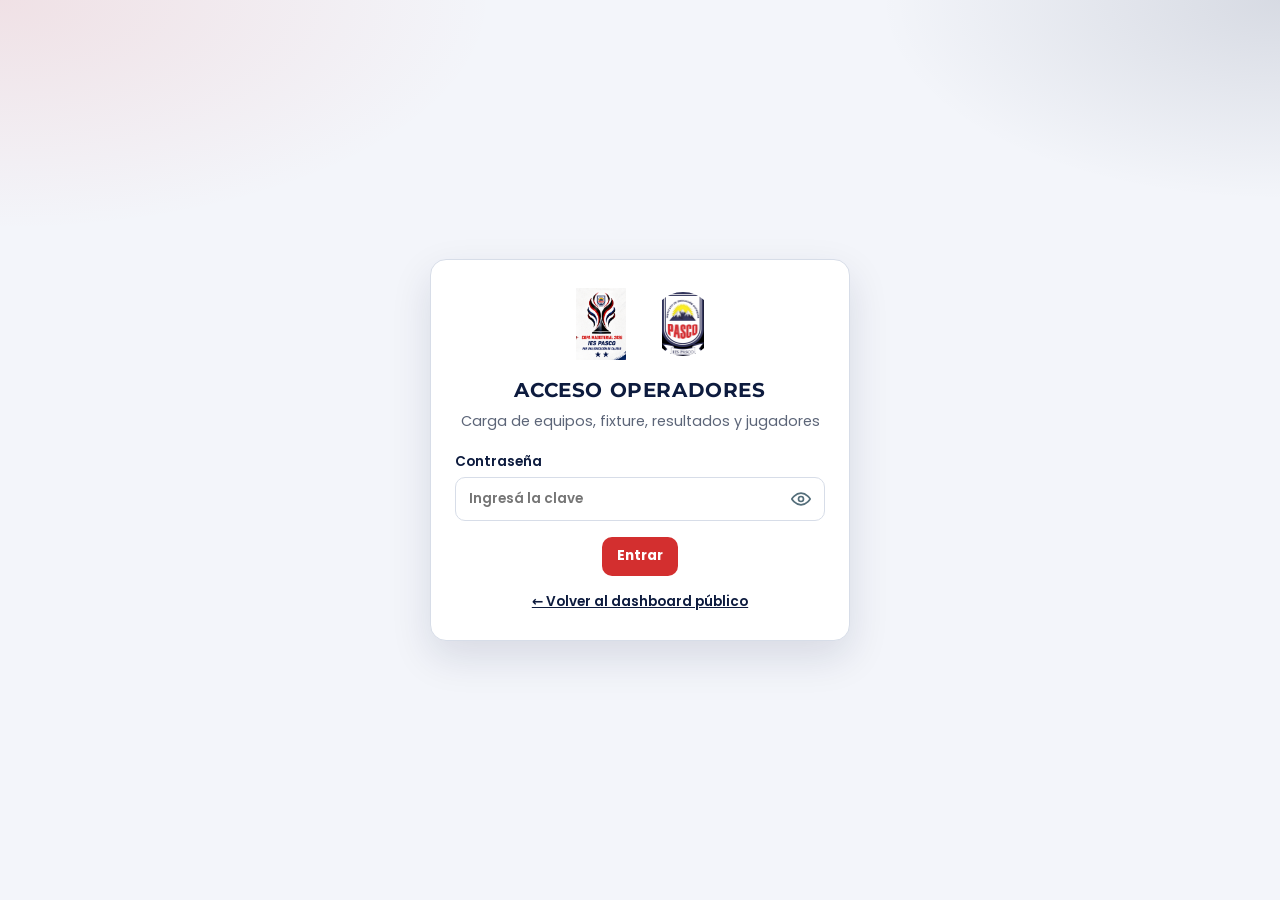
<file: admin.html>
<!DOCTYPE html>
<html lang="es">
<head>
  <meta charset="UTF-8" />
  <meta name="viewport" content="width=device-width, initial-scale=1" />
  <meta name="robots" content="noindex,nofollow" />
  <meta name="theme-color" content="#0D1B3E" />
  <title>Operadores · Copa Magisterial 2026</title>
  <link rel="preconnect" href="https://fonts.googleapis.com" />
  <link rel="preconnect" href="https://fonts.gstatic.com" crossorigin />
  <link href="https://fonts.googleapis.com/css2?family=Montserrat:wght@600;700;800&family=Poppins:wght@400;500;600;700&display=swap" rel="stylesheet" />
  <link rel="stylesheet" href="css/styles.css" />
  <link rel="stylesheet" href="css/admin.css" />
  <link rel="icon" href="img/logo-ies-pasco.png" type="image/png" />
</head>
<body class="admin-body">
  <!-- LOGIN -->
  <div id="login-screen" class="login-screen">
    <div class="login-card">
      <div class="login-logos">
        <img src="img/logo-copa-magisterial.png" alt="Copa Magisterial" width="72" height="72" />
        <img src="img/logo-ies-pasco.png" alt="IES Pasco" width="64" height="64" class="login-ies" />
      </div>
      <h1>Acceso operadores</h1>
      <p class="login-sub">Carga de equipos, fixture, resultados y jugadores</p>
      <form id="login-form" autocomplete="off" data-lpignore="true" data-1p-ignore="true">
        <!-- Trampa para que el navegador no rellene la clave real -->
        <input type="text" name="username" autocomplete="username" tabindex="-1" aria-hidden="true" class="autofill-trap" value="" />
        <label>
          Contraseña
          <div class="password-field">
            <input
              type="password"
              id="login-password"
              name="copa-op-clave"
              required
              placeholder="Ingresá la clave"
              autocomplete="new-password"
              autocapitalize="off"
              autocorrect="off"
              spellcheck="false"
              data-lpignore="true"
              data-1p-ignore="true"
              readonly
              data-password-input
            />
            <button type="button" class="password-toggle" data-toggle-password aria-label="Mostrar contraseña" aria-pressed="false" title="Mostrar / ocultar"></button>
          </div>
        </label>
        <p id="login-error" class="form-error hidden" role="alert">Contraseña incorrecta</p>
        <button type="submit" class="btn-primary">Entrar</button>
      </form>
      <a class="login-back" href="index.html">← Volver al dashboard público</a>
    </div>
  </div>

  <!-- APP -->
  <div id="admin-app" class="admin-app hidden">
    <header class="admin-header">
      <div class="admin-header-inner">
        <div class="admin-brand">
          <img src="img/logo-copa-magisterial.png" alt="" width="44" height="44" />
          <div>
            <strong>Panel operadores</strong>
            <span>Copa Magisterial 2026 · IES Pasco</span>
          </div>
        </div>
        <div class="admin-header-actions">
          <span id="sync-status" class="sync-status" title="Estado de publicación">Listo</span>
          <a href="index.html" class="btn-ghost-admin" target="_blank" rel="noopener">Ver público</a>
          <a href="delegado.html" class="btn-ghost-admin" target="_blank" rel="noopener">Portal delegados</a>
          <button type="button" id="btn-logout" class="btn-ghost-admin">Salir</button>
        </div>
      </div>
      <nav class="admin-tabs" role="tablist">
        <button type="button" class="admin-tab is-active" data-section="equipos">Equipos</button>
        <button type="button" class="admin-tab" data-section="fixture">Fixture</button>
        <button type="button" class="admin-tab" data-section="resultados">Resultados</button>
        <button type="button" class="admin-tab" data-section="jugadores">Jugadores</button>
        <button type="button" class="admin-tab" data-section="delegados">Delegados</button>
        <button type="button" class="admin-tab" data-section="reclamos">Reclamos</button>
        <button type="button" class="admin-tab" data-section="pendientes">Pendientes</button>
        <button type="button" class="admin-tab" data-section="llave">Llave</button>
        <button type="button" class="admin-tab" data-section="torneo">Torneo</button>
        <button type="button" class="admin-tab" data-section="exportar">Exportar</button>
      </nav>
    </header>

    <main class="admin-main">
      <div id="admin-toast" class="admin-toast hidden" role="status"></div>

      <!-- EQUIPOS -->
      <section id="sec-equipos" class="admin-section is-active">
        <div class="admin-toolbar">
          <h2>Equipos</h2>
          <button type="button" class="btn-primary" data-open-modal="equipo">+ Nuevo equipo</button>
        </div>
        <div class="table-wrap">
          <table class="admin-table" id="table-equipos">
            <thead>
              <tr>
                <th>ID</th><th>Nombre</th><th>Colegio</th><th>Grupo</th><th>Color</th><th></th>
              </tr>
            </thead>
            <tbody></tbody>
          </table>
        </div>
      </section>

      <!-- FIXTURE -->
      <section id="sec-fixture" class="admin-section">
        <div class="admin-toolbar">
          <h2>Fixture</h2>
          <button type="button" class="btn-primary" data-open-modal="partido">+ Nuevo partido</button>
        </div>
        <div class="table-wrap">
          <table class="admin-table" id="table-fixture">
            <thead>
              <tr>
                <th>ID</th><th>Fecha</th><th>Hora</th><th>Equipo A</th><th>Equipo B</th><th>Cancha</th><th>Estado</th><th></th>
              </tr>
            </thead>
            <tbody></tbody>
          </table>
        </div>
      </section>

      <!-- RESULTADOS -->
      <section id="sec-resultados" class="admin-section">
        <div class="admin-toolbar">
          <h2>Resultados / actas</h2>
          <button type="button" class="btn-primary" data-open-modal="resultado">+ Cargar resultado</button>
        </div>
        <p class="admin-help">Marcá el partido como <strong>Finalizado</strong> en Fixture para que sume en la tabla.</p>
        <div class="table-wrap">
          <table class="admin-table" id="table-resultados">
            <thead>
              <tr>
                <th>Partido</th><th>Marcador</th><th>Aprobado</th><th>Goleadores</th><th></th>
              </tr>
            </thead>
            <tbody></tbody>
          </table>
        </div>
      </section>

      <!-- JUGADORES -->
      <section id="sec-jugadores" class="admin-section">
        <div class="admin-toolbar">
          <h2>Jugadores</h2>
          <button type="button" class="btn-primary" data-open-modal="jugador">+ Nuevo jugador</button>
        </div>
        <div class="filters-row">
          <select id="filtro-jug-equipo">
            <option value="">Todos los equipos</option>
          </select>
        </div>
        <div class="table-wrap">
          <table class="admin-table" id="table-jugadores">
            <thead>
              <tr>
                <th>Equipo</th><th>N°</th><th>Nombre</th><th>Posición</th><th>Goles</th><th>TA</th><th>TR</th><th></th>
              </tr>
            </thead>
            <tbody></tbody>
          </table>
        </div>
      </section>

      <!-- DELEGADOS -->
      <section id="sec-delegados" class="admin-section">
        <div class="admin-toolbar">
          <h2>Accesos delegados</h2>
          <button type="button" class="btn-primary" data-open-modal="delegado">+ Acceso</button>
        </div>
        <p class="admin-help">Cada equipo recibe una clave. Entrá a <a href="delegado.html" target="_blank">delegado.html</a>. Las claves no se muestran en el dashboard público.</p>
        <div class="table-wrap">
          <table class="admin-table" id="table-delegados">
            <thead><tr><th>Equipo</th><th>Delegado</th><th>Teléfono</th><th>Clave</th><th></th></tr></thead>
            <tbody></tbody>
          </table>
        </div>
      </section>

      <!-- RECLAMOS -->
      <section id="sec-reclamos" class="admin-section">
        <div class="admin-toolbar">
          <h2>Reclamos</h2>
        </div>
        <p class="admin-help">Los delegados envían reclamos desde su portal. Acá respondés y cambiás el estado.</p>
        <div class="table-wrap">
          <table class="admin-table" id="table-reclamos">
            <thead><tr><th>Fecha</th><th>Equipo</th><th>Asunto</th><th>Estado</th><th></th></tr></thead>
            <tbody></tbody>
          </table>
        </div>
      </section>

      <!-- PENDIENTES -->
      <section id="sec-pendientes" class="admin-section">
        <div class="admin-toolbar">
          <h2>Pendientes / deudas</h2>
          <button type="button" class="btn-primary" data-open-modal="pendiente">+ Pendiente</button>
        </div>
        <div class="table-wrap">
          <table class="admin-table" id="table-pendientes">
            <thead><tr><th>Equipo</th><th>Concepto</th><th>Monto</th><th>Vence</th><th>Estado</th><th></th></tr></thead>
            <tbody></tbody>
          </table>
        </div>
      </section>

      <!-- LLAVE -->
      <section id="sec-llave" class="admin-section">
        <div class="admin-toolbar">
          <h2>Llave eliminatoria</h2>
        </div>
        <div class="admin-cards" style="margin-bottom:1rem">
          <article class="admin-card">
            <h3>Activar / generar llave</h3>
            <p class="admin-help">Cuando el campeonato entra a instancias finales, generá la estructura y colocá los clasificados en la primera ronda. Los ganadores avanzan solos al cargar el marcador.</p>
            <div class="btn-row">
              <label>Tamaño
                <select id="llave-size">
                  <option value="16">16 equipos (octavos)</option>
                  <option value="8">8 equipos (cuartos)</option>
                </select>
              </label>
              <button type="button" id="btn-crear-llave" class="btn-primary">Generar llave vacía</button>
              <button type="button" id="btn-propagar-llave" class="btn-secondary">Actualizar avance</button>
              <button type="button" id="btn-desactivar-llave" class="btn-danger">Desactivar llave</button>
            </div>
            <p id="llave-meta" class="admin-meta">Llave inactiva.</p>
          </article>
        </div>
        <div class="table-wrap">
          <table class="admin-table" id="table-llave">
            <thead>
              <tr>
                <th>ID</th><th>Ronda</th><th>Equipo A</th><th>Equipo B</th><th>Marcador</th><th>Estado</th><th></th>
              </tr>
            </thead>
            <tbody></tbody>
          </table>
        </div>
      </section>

      <!-- TORNEO -->
      <section id="sec-torneo" class="admin-section">
        <div class="admin-toolbar">
          <h2>Configuración del torneo</h2>
        </div>
        <div class="admin-cards">
          <article class="admin-card">
            <h3>Estado</h3>
            <label class="switch-row">
              <input type="checkbox" id="chk-finalizado" />
              <span>Torneo finalizado (habilita Cuadro de Honor público)</span>
            </label>
            <p id="store-meta" class="admin-meta">Sin datos guardados aún.</p>
            <div class="btn-row">
              <button type="button" id="btn-save-torneo" class="btn-primary">Guardar estado</button>
              <button type="button" id="btn-seed-demo" class="btn-secondary">Cargar datos de ejemplo</button>
              <button type="button" id="btn-clear-data" class="btn-danger">Borrar todos los datos</button>
            </div>
          </article>
          <article class="admin-card">
            <h3>Publicación automática</h3>
            <p class="admin-help">
              Todo lo que agregues, edites o borres se publica solo al dashboard público
              (no hace falta subir ni bajar nada). El indicador <strong>Publicado</strong> arriba a la derecha confirma que la comunidad ya lo ve.
            </p>
          </article>
        </div>
      </section>

      <!-- EXPORTAR -->
      <section id="sec-exportar" class="admin-section">
        <div class="admin-toolbar">
          <h2>Exportar / Importar</h2>
        </div>
        <div class="admin-cards">
          <article class="admin-card">
            <h3>Exportar</h3>
            <p class="admin-help">JSON para publicar en el sitio. CSV listo para pegar luego en Google Sheets.</p>
            <div class="btn-row">
              <button type="button" id="btn-export-json" class="btn-primary">Descargar torneo.json</button>
              <button type="button" id="btn-export-csv" class="btn-secondary">Descargar CSV (5 hojas)</button>
            </div>
          </article>
          <article class="admin-card">
            <h3>Importar JSON</h3>
            <p class="admin-help">Restaurá un respaldo o datos de otro operador.</p>
            <input type="file" id="import-json" accept="application/json,.json" />
          </article>
        </div>
      </section>
    </main>
  </div>

  <!-- MODALES -->
  <dialog id="modal" class="admin-modal">
    <form method="dialog" id="modal-form" class="modal-form">
      <header class="modal-header">
        <h3 id="modal-title">Editar</h3>
        <button type="button" id="modal-close" class="modal-close" aria-label="Cerrar">×</button>
      </header>
      <div id="modal-fields" class="modal-fields"></div>
      <footer class="modal-footer">
        <button type="button" id="modal-cancel" class="btn-secondary">Cancelar</button>
        <button type="submit" class="btn-primary">Guardar</button>
      </footer>
    </form>
  </dialog>

  <script src="js/config.js"></script>
  <script src="js/password-field.js"></script>
  <script src="js/llave.js"></script>
  <script src="js/data-store.js"></script>
  <script src="js/google-sheets.js"></script>
  <script src="js/admin.js"></script>
</body>
</html>
</file>
<file: css/styles.css>
/* =========================================================
   Copa Magisterial 2026 · IES Pasco — Estilos principales
   ========================================================= */

:root {
  --navy: #0d1b3e;
  --navy-mid: #1a274f;
  --navy-soft: #2a3a66;
  --red: #d32f2f;
  --red-bright: #e53935;
  --sun: #ffeb3b;
  --sun-soft: #fff59d;
  --ink: #0d1b3e;
  --muted: #5c6578;
  --surface: #ffffff;
  --surface-2: #f3f5fa;
  --line: #d7dde8;
  --pitch: #eef1f8;
  --warn: #d32f2f;
  --blue: #0d1b3e;
  --amber: #f9a825;
  --green-deep: var(--navy);
  --green: var(--navy-mid);
  --green-bright: #1b5e20;
  --shadow: 0 8px 28px rgba(13, 27, 62, 0.1);
  --radius: 14px;
  --header-h: 120px;
  --font: "Poppins", system-ui, sans-serif;
  --font-display: "Montserrat", "Poppins", system-ui, sans-serif;
  --max: 1120px;
}

*,
*::before,
*::after {
  box-sizing: border-box;
}

html {
  scroll-behavior: smooth;
}

body {
  margin: 0;
  font-family: var(--font);
  color: var(--ink);
  background:
    radial-gradient(1100px 520px at 8% -8%, rgba(211, 47, 47, 0.12) 0%, transparent 55%),
    radial-gradient(900px 480px at 100% 0%, rgba(13, 27, 62, 0.1) 0%, transparent 50%),
    linear-gradient(180deg, #f7f8fc 0%, #eef1f8 100%);
  min-height: 100vh;
  line-height: 1.45;
}

img {
  max-width: 100%;
  height: auto;
  display: block;
}

button,
input,
select {
  font: inherit;
}

.sr-only {
  position: absolute;
  width: 1px;
  height: 1px;
  padding: 0;
  margin: -1px;
  overflow: hidden;
  clip: rect(0, 0, 0, 0);
  border: 0;
}

.hidden {
  display: none !important;
}

/* Loading */
.loading-overlay {
  position: fixed;
  inset: 0;
  z-index: 1000;
  display: grid;
  place-content: center;
  gap: 1rem;
  background: rgba(247, 251, 248, 0.92);
  backdrop-filter: blur(4px);
  transition: opacity 0.3s ease, visibility 0.3s ease;
}

.loading-overlay.is-hidden {
  opacity: 0;
  visibility: hidden;
  pointer-events: none;
}

.spinner {
  width: 44px;
  height: 44px;
  margin: 0 auto;
  border: 3px solid var(--line);
  border-top-color: var(--red);
  border-radius: 50%;
  animation: spin 0.8s linear infinite;
}

@keyframes spin {
  to {
    transform: rotate(360deg);
  }
}

/* Header */
.site-header {
  position: sticky;
  top: 0;
  z-index: 100;
  background:
    linear-gradient(180deg, rgba(26, 39, 79, 0.98) 0%, rgba(13, 27, 62, 0.98) 100%);
  color: #fff;
  box-shadow: 0 4px 20px rgba(13, 27, 62, 0.28);
  backdrop-filter: blur(8px);
  border-bottom: 3px solid var(--red);
}

.header-inner {
  max-width: var(--max);
  margin: 0 auto;
  padding: 0.75rem 1rem;
  display: flex;
  align-items: center;
  justify-content: space-between;
  gap: 1rem;
}

.brand {
  display: flex;
  align-items: center;
  gap: 0.65rem;
  color: inherit;
  text-decoration: none;
  min-width: 0;
}

.brand-logo {
  width: 48px;
  height: 48px;
  flex-shrink: 0;
  object-fit: contain;
}

.brand-logo-copa {
  width: 52px;
  height: 52px;
  background: #fff;
  border-radius: 12px;
  padding: 3px;
  box-shadow: 0 2px 10px rgba(0, 0, 0, 0.25);
}

.brand-logo-ies {
  width: 44px;
  height: 44px;
  background: #fff;
  border-radius: 50%;
  padding: 2px;
  box-shadow: 0 2px 10px rgba(0, 0, 0, 0.2);
}

.brand-text {
  display: flex;
  flex-direction: column;
  line-height: 1.1;
  min-width: 0;
}

.brand-name {
  font-family: var(--font-display);
  font-weight: 800;
  font-size: 0.95rem;
  letter-spacing: 0.02em;
  text-transform: uppercase;
  color: #fff;
}

.brand-year {
  font-size: 0.7rem;
  font-weight: 600;
  opacity: 0.9;
  color: var(--sun);
}

.header-status {
  display: flex;
  align-items: center;
  gap: 0.5rem;
  flex-wrap: wrap;
  justify-content: flex-end;
}

.sync-indicator {
  display: inline-flex;
  align-items: center;
  gap: 0.4rem;
  font-size: 0.75rem;
  color: #fff;
  background: rgba(255, 255, 255, 0.12);
  padding: 0.35rem 0.65rem;
  border-radius: 999px;
}

.sync-indicator.is-updating .sync-icon {
  animation: spin 0.9s linear infinite;
}

.sync-indicator.is-error {
  background: rgba(211, 47, 47, 0.45);
}

.sync-icon {
  opacity: 0.95;
  filter: brightness(0) invert(1);
}

.demo-badge {
  font-size: 0.7rem;
  font-weight: 700;
  text-transform: uppercase;
  letter-spacing: 0.04em;
  background: var(--sun);
  color: var(--navy);
  padding: 0.3rem 0.55rem;
  border-radius: 6px;
}

.demo-badge.is-live {
  background: #e8f5e9;
  color: #1b5e20;
}

.footer-admin {
  margin: 0.85rem 0 0;
}

.footer-admin a {
  color: var(--navy);
  font-weight: 600;
  font-size: 0.75rem;
  text-decoration: none;
  opacity: 0.7;
}

.footer-admin a:hover {
  opacity: 1;
  color: var(--red);
  text-decoration: underline;
}

/* Tabs */
.tabs {
  max-width: var(--max);
  margin: 0 auto;
  padding: 0 0.5rem;
  display: flex;
  gap: 0.15rem;
  overflow-x: auto;
  -webkit-overflow-scrolling: touch;
  scrollbar-width: none;
}

.tabs::-webkit-scrollbar {
  display: none;
}

.tab {
  flex: 1 0 auto;
  min-width: 4.5rem;
  border: 0;
  background: transparent;
  color: rgba(255, 255, 255, 0.7);
  padding: 0.7rem 0.85rem;
  cursor: pointer;
  font-weight: 600;
  font-size: 0.85rem;
  border-bottom: 3px solid transparent;
  transition: color 0.2s, border-color 0.2s;
}

.tab:hover {
  color: #fff;
}

.tab.is-active {
  color: #fff;
  border-bottom-color: var(--red);
}

/* Main */
.main {
  max-width: var(--max);
  margin: 0 auto;
  padding: 1.25rem 1rem 2.5rem;
}

.panel {
  display: none;
  animation: fadeIn 0.35s ease;
}

.panel.is-active {
  display: block;
}

@keyframes fadeIn {
  from {
    opacity: 0;
    transform: translateY(6px);
  }
  to {
    opacity: 1;
    transform: none;
  }
}

.panel-toolbar {
  display: flex;
  flex-wrap: wrap;
  align-items: flex-end;
  justify-content: space-between;
  gap: 0.75rem 1rem;
  margin-bottom: 1rem;
}

.panel-title {
  margin: 0;
  font-family: var(--font-display);
  font-size: 1.35rem;
  font-weight: 800;
  color: var(--navy);
  text-transform: uppercase;
  letter-spacing: 0.02em;
}

.filters {
  display: flex;
  flex-wrap: wrap;
  gap: 0.5rem;
}

.filter select,
.filter input {
  border: 1px solid var(--line);
  background: var(--surface);
  border-radius: 10px;
  padding: 0.55rem 0.75rem;
  min-width: 140px;
  color: var(--ink);
}

.filter-search input {
  min-width: 160px;
}

.filter select:focus,
.filter input:focus {
  outline: 2px solid var(--red);
  outline-offset: 1px;
}

.btn-ghost {
  border: 1px solid var(--line);
  background: var(--surface);
  color: var(--navy);
  border-radius: 10px;
  padding: 0.5rem 0.9rem;
  cursor: pointer;
  font-weight: 600;
  font-size: 0.85rem;
}

.btn-ghost:hover {
  background: var(--pitch);
  border-color: var(--navy-soft);
}

.empty-state {
  text-align: center;
  color: var(--muted);
  padding: 2.5rem 1rem;
  background: var(--surface);
  border-radius: var(--radius);
  border: 1px dashed var(--line);
}

/* Tabla */
.tabla-container {
  overflow-x: auto;
  background: var(--surface);
  border-radius: var(--radius);
  box-shadow: var(--shadow);
  border: 1px solid var(--line);
}

.tabla-grupo {
  margin-bottom: 1.25rem;
}

.tabla-grupo:last-child {
  margin-bottom: 0;
}

.tabla-grupo-title {
  margin: 0;
  padding: 0.85rem 1rem 0.4rem;
  font-family: var(--font-display);
  font-size: 0.95rem;
  font-weight: 800;
  color: var(--red);
  background: var(--surface-2);
  text-transform: uppercase;
  letter-spacing: 0.04em;
}

.standings {
  width: 100%;
  border-collapse: collapse;
  font-size: 0.82rem;
}

.standings th,
.standings td {
  padding: 0.65rem 0.45rem;
  text-align: center;
  white-space: nowrap;
}

.standings th {
  background: var(--navy);
  color: #fff;
  font-weight: 700;
  font-size: 0.72rem;
  letter-spacing: 0.03em;
  text-transform: uppercase;
}

.standings th:nth-child(2),
.standings td:nth-child(2) {
  text-align: left;
  padding-left: 0.75rem;
}

.standings tbody tr {
  border-bottom: 1px solid var(--line);
  transition: background 0.15s;
}

.standings tbody tr:hover {
  background: #f5f7fc;
}

.standings tr.zona-lider {
  background: rgba(27, 94, 32, 0.1);
  box-shadow: inset 4px 0 0 #1b5e20;
}

.standings tr.zona-medio {
  background: rgba(249, 168, 37, 0.06);
}

.standings tr.zona-riesgo {
  background: rgba(211, 47, 47, 0.1);
  box-shadow: inset 4px 0 0 var(--red);
}

.equipo-cell {
  display: flex;
  align-items: center;
  gap: 0.5rem;
  font-weight: 600;
}

.equipo-color {
  width: 10px;
  height: 10px;
  border-radius: 50%;
  flex-shrink: 0;
}

.equipo-logo {
  width: 24px;
  height: 24px;
  border-radius: 50%;
  object-fit: cover;
  background: var(--surface-2);
}

.pts-cell {
  font-weight: 800;
  color: var(--navy);
}

.legend {
  display: flex;
  flex-wrap: wrap;
  gap: 0.75rem;
  margin: 0.85rem 0 0;
  font-size: 0.75rem;
  color: var(--muted);
}

.legend-item {
  display: inline-flex;
  align-items: center;
  gap: 0.35rem;
}

.legend-item::before {
  content: "";
  width: 12px;
  height: 12px;
  border-radius: 3px;
}

.legend-lider::before {
  background: rgba(27, 94, 32, 0.35);
  box-shadow: inset 3px 0 0 #1b5e20;
}

.legend-medio::before {
  background: rgba(249, 168, 37, 0.35);
}

.legend-riesgo::before {
  background: rgba(211, 47, 47, 0.3);
  box-shadow: inset 3px 0 0 var(--red);
}

/* Fixture */
.fixture-container {
  display: flex;
  flex-direction: column;
  gap: 1.5rem;
}

.fecha-bloque {
  display: flex;
  flex-direction: column;
  gap: 0.75rem;
}

.fecha-titulo {
  margin: 0;
  font-family: var(--font-display);
  font-size: 0.95rem;
  font-weight: 800;
  color: var(--navy);
  padding-left: 0.15rem;
  text-transform: uppercase;
  letter-spacing: 0.03em;
}

.partidos-grid {
  display: grid;
  gap: 0.75rem;
}

.partido-card {
  display: grid;
  grid-template-columns: 1fr auto;
  gap: 0.75rem;
  align-items: center;
  background: var(--surface);
  border: 1px solid var(--line);
  border-radius: var(--radius);
  padding: 0.9rem 1rem;
  cursor: pointer;
  text-align: left;
  width: 100%;
  box-shadow: var(--shadow);
  transition: transform 0.18s ease, box-shadow 0.18s ease, border-color 0.18s;
}

.partido-card:hover,
.partido-card:focus-visible {
  transform: translateY(-2px);
  border-color: var(--red);
  box-shadow: 0 12px 32px rgba(13, 27, 62, 0.14);
  outline: none;
}

.partido-meta {
  display: flex;
  flex-wrap: wrap;
  gap: 0.4rem 0.75rem;
  font-size: 0.72rem;
  color: var(--muted);
  margin-bottom: 0.45rem;
}

.partido-equipos {
  display: grid;
  gap: 0.35rem;
}

.partido-equipo {
  display: flex;
  align-items: center;
  justify-content: space-between;
  gap: 0.75rem;
  font-weight: 600;
  font-size: 0.9rem;
}

.partido-equipo-nombre {
  display: flex;
  align-items: center;
  gap: 0.45rem;
  min-width: 0;
}

.partido-equipo-nombre span {
  overflow: hidden;
  text-overflow: ellipsis;
  white-space: nowrap;
}

.partido-score {
  font-variant-numeric: tabular-nums;
  font-weight: 800;
  font-size: 1.05rem;
  min-width: 1.5rem;
  text-align: right;
}

.partido-vs {
  font-size: 0.7rem;
  color: var(--muted);
  font-weight: 500;
  padding-left: 1.7rem;
}

.badge {
  display: inline-flex;
  align-items: center;
  justify-content: center;
  font-size: 0.68rem;
  font-weight: 700;
  text-transform: uppercase;
  letter-spacing: 0.03em;
  padding: 0.35rem 0.55rem;
  border-radius: 8px;
  white-space: nowrap;
  align-self: start;
}

.badge-proximo {
  background: rgba(13, 27, 62, 0.1);
  color: var(--navy);
}

.badge-en-juego {
  background: rgba(211, 47, 47, 0.14);
  color: var(--red);
  animation: pulse 1.6s ease infinite;
}

.badge-finalizado {
  background: rgba(84, 110, 122, 0.15);
  color: #546e7a;
}

@keyframes pulse {
  0%,
  100% {
    opacity: 1;
  }
  50% {
    opacity: 0.65;
  }
}

/* Detalle */
.detalle-container {
  background: var(--surface);
  border-radius: var(--radius);
  border: 1px solid var(--line);
  box-shadow: var(--shadow);
  padding: 1.25rem;
}

.detalle-header {
  text-align: center;
  margin-bottom: 1.25rem;
  padding-bottom: 1rem;
  border-bottom: 1px solid var(--line);
}

.detalle-marcador {
  display: flex;
  align-items: center;
  justify-content: center;
  gap: 1rem;
  flex-wrap: wrap;
  margin: 0.75rem 0;
}

.detalle-equipo {
  flex: 1 1 120px;
  max-width: 200px;
  display: flex;
  flex-direction: column;
  align-items: center;
  gap: 0.4rem;
  font-weight: 700;
}

.detalle-equipo img {
  width: 56px;
  height: 56px;
  border-radius: 50%;
  object-fit: cover;
  background: var(--surface-2);
}

.detalle-goles {
  font-size: 2.4rem;
  font-weight: 800;
  font-variant-numeric: tabular-nums;
  color: var(--navy);
  letter-spacing: 0.05em;
}

.detalle-info {
  font-size: 0.8rem;
  color: var(--muted);
}

.detalle-grid {
  display: grid;
  gap: 1rem;
}

.detalle-bloque h3 {
  margin: 0 0 0.5rem;
  font-size: 0.9rem;
  color: var(--red);
}

.detalle-lista {
  margin: 0;
  padding-left: 1.1rem;
  font-size: 0.85rem;
  color: var(--ink);
}

.detalle-lista li {
  margin-bottom: 0.25rem;
}

.detalle-vacio {
  color: var(--muted);
  font-size: 0.85rem;
  margin: 0;
}

/* Footer */
.site-footer {
  text-align: center;
  padding: 2rem 1rem 2.5rem;
  font-size: 0.78rem;
  color: var(--muted);
  border-top: 1px solid var(--line);
  background: linear-gradient(180deg, transparent 0%, rgba(13, 27, 62, 0.04) 100%);
}

.footer-brand {
  display: flex;
  align-items: center;
  justify-content: center;
  gap: 1rem;
  margin-bottom: 0.75rem;
}

.footer-logo {
  width: 64px;
  height: 64px;
  object-fit: contain;
  border-radius: 12px;
  background: #fff;
  padding: 4px;
  box-shadow: var(--shadow);
}

.footer-logo-ies {
  width: 56px;
  height: 56px;
  border-radius: 50%;
}

.footer-title {
  margin: 0;
  font-family: var(--font-display);
  font-weight: 800;
  font-size: 0.95rem;
  color: var(--red);
  text-transform: uppercase;
  letter-spacing: 0.04em;
}

.footer-institution {
  margin: 0.25rem 0 0;
  font-weight: 700;
  color: var(--navy);
  text-transform: uppercase;
  letter-spacing: 0.03em;
  font-size: 0.8rem;
}

.footer-note {
  margin: 0.45rem 0 0;
}

.last-update {
  margin: 0.35rem 0 0;
  font-weight: 500;
}

/* ——— Password field (admin + delegados) ——— */
.autofill-trap {
  position: absolute !important;
  left: -9999px !important;
  width: 1px !important;
  height: 1px !important;
  opacity: 0 !important;
  pointer-events: none !important;
}

.password-field {
  position: relative;
  display: block;
}

.password-field input {
  width: 100%;
  padding-right: 2.75rem;
  box-sizing: border-box;
}

.password-toggle {
  position: absolute;
  right: 0.35rem;
  top: 50%;
  transform: translateY(-50%);
  border: 0;
  background: transparent;
  color: #546e7a;
  width: 2.25rem;
  height: 2.25rem;
  border-radius: 8px;
  display: inline-flex;
  align-items: center;
  justify-content: center;
  cursor: pointer;
  padding: 0;
}

.password-toggle:hover,
.password-toggle.is-visible {
  color: #0d1b3e;
  background: rgba(13, 27, 62, 0.06);
}

.password-toggle:focus-visible {
  outline: 2px solid #d32f2f;
  outline-offset: 1px;
}
</file>
<file: css/admin.css>
/* Panel operadores — Copa Magisterial / IES Pasco */

.admin-body {
  margin: 0;
  min-height: 100vh;
  background:
    radial-gradient(900px 420px at 0% 0%, rgba(211, 47, 47, 0.1), transparent 55%),
    radial-gradient(800px 400px at 100% 0%, rgba(13, 27, 62, 0.12), transparent 50%),
    #f3f5fa;
  font-family: "Poppins", system-ui, sans-serif;
  color: #0d1b3e;
}

.hidden {
  display: none !important;
}

/* Login */
.login-screen {
  min-height: 100vh;
  display: grid;
  place-items: center;
  padding: 1.25rem;
}

.login-card {
  width: min(420px, 100%);
  background: #fff;
  border-radius: 16px;
  padding: 1.75rem 1.5rem;
  box-shadow: 0 16px 40px rgba(13, 27, 62, 0.12);
  border: 1px solid #d7dde8;
  text-align: center;
}

.login-logos {
  display: flex;
  align-items: center;
  justify-content: center;
  gap: 0.85rem;
  margin-bottom: 1rem;
}

.login-logos img {
  width: 72px;
  height: 72px;
  object-fit: contain;
  background: #fff;
  border-radius: 12px;
}

.login-ies {
  width: 64px !important;
  height: 64px !important;
  border-radius: 50% !important;
}

.login-card h1 {
  margin: 0;
  font-family: "Montserrat", sans-serif;
  font-size: 1.25rem;
  text-transform: uppercase;
  letter-spacing: 0.03em;
}

.login-sub {
  margin: 0.35rem 0 1.25rem;
  color: #5c6578;
  font-size: 0.9rem;
}

.login-card label {
  display: block;
  text-align: left;
  font-size: 0.85rem;
  font-weight: 600;
  margin-bottom: 1rem;
}

.login-card input {
  display: block;
  width: 100%;
  margin-top: 0.35rem;
  padding: 0.7rem 0.8rem;
  border: 1px solid #d7dde8;
  border-radius: 10px;
  font: inherit;
}

.login-back {
  display: inline-block;
  margin-top: 1rem;
  color: #0d1b3e;
  font-size: 0.85rem;
  font-weight: 600;
}

.form-error {
  color: #d32f2f;
  font-size: 0.85rem;
  margin: 0 0 0.75rem;
}

/* Header */
.admin-header {
  position: sticky;
  top: 0;
  z-index: 50;
  background: linear-gradient(180deg, #1a274f, #0d1b3e);
  color: #fff;
  border-bottom: 3px solid #d32f2f;
}

.admin-header-inner {
  max-width: 1200px;
  margin: 0 auto;
  padding: 0.75rem 1rem;
  display: flex;
  align-items: center;
  justify-content: space-between;
  gap: 1rem;
}

.admin-brand {
  display: flex;
  align-items: center;
  gap: 0.65rem;
}

.admin-brand img {
  width: 44px;
  height: 44px;
  object-fit: contain;
  background: #fff;
  border-radius: 10px;
  padding: 2px;
}

.admin-brand strong {
  display: block;
  font-family: "Montserrat", sans-serif;
  font-size: 0.95rem;
  text-transform: uppercase;
}

.admin-brand span {
  font-size: 0.72rem;
  color: #ffeb3b;
}

.admin-header-actions {
  display: flex;
  gap: 0.5rem;
  flex-wrap: wrap;
  align-items: center;
}

.sync-status {
  font-size: 0.75rem;
  font-weight: 600;
  color: #a5d6a7;
  padding: 0.35rem 0.65rem;
  border-radius: 999px;
  background: rgba(255, 255, 255, 0.08);
  border: 1px solid rgba(165, 214, 167, 0.35);
  white-space: nowrap;
}

.sync-status.is-busy {
  color: #ffe082;
  border-color: rgba(255, 224, 130, 0.4);
}

.sync-status.is-error {
  color: #ffcdd2;
  border-color: rgba(255, 205, 210, 0.45);
}

.btn-ghost-admin {
  border: 1px solid rgba(255, 255, 255, 0.35);
  background: rgba(255, 255, 255, 0.08);
  color: #fff;
  border-radius: 8px;
  padding: 0.45rem 0.75rem;
  font: inherit;
  font-size: 0.8rem;
  font-weight: 600;
  cursor: pointer;
  text-decoration: none;
}

.btn-ghost-admin:hover {
  background: rgba(255, 255, 255, 0.18);
}

.admin-tabs {
  max-width: 1200px;
  margin: 0 auto;
  padding: 0 0.5rem;
  display: flex;
  gap: 0.15rem;
  overflow-x: auto;
  scrollbar-width: none;
}

.admin-tabs::-webkit-scrollbar {
  display: none;
}

.admin-tab {
  flex: 0 0 auto;
  border: 0;
  background: transparent;
  color: rgba(255, 255, 255, 0.7);
  padding: 0.75rem 0.9rem;
  font: inherit;
  font-weight: 700;
  font-size: 0.82rem;
  cursor: pointer;
  border-bottom: 3px solid transparent;
}

.admin-tab.is-active {
  color: #fff;
  border-bottom-color: #d32f2f;
}

.admin-main {
  max-width: 1200px;
  margin: 0 auto;
  padding: 1.25rem 1rem 2.5rem;
}

.admin-section {
  display: none;
}

.admin-section.is-active {
  display: block;
}

.admin-toolbar {
  display: flex;
  flex-wrap: wrap;
  align-items: center;
  justify-content: space-between;
  gap: 0.75rem;
  margin-bottom: 0.85rem;
}

.admin-toolbar h2 {
  margin: 0;
  font-family: "Montserrat", sans-serif;
  font-size: 1.2rem;
  text-transform: uppercase;
  letter-spacing: 0.02em;
}

.admin-help {
  margin: 0 0 0.85rem;
  color: #5c6578;
  font-size: 0.88rem;
}

.filters-row {
  margin-bottom: 0.75rem;
}

.filters-row select {
  padding: 0.55rem 0.75rem;
  border-radius: 10px;
  border: 1px solid #d7dde8;
  font: inherit;
  min-width: 200px;
}

.btn-primary,
.btn-secondary,
.btn-danger {
  border: 0;
  border-radius: 10px;
  padding: 0.6rem 0.95rem;
  font: inherit;
  font-weight: 700;
  font-size: 0.85rem;
  cursor: pointer;
}

.btn-primary {
  background: #d32f2f;
  color: #fff;
}

.btn-primary:hover {
  background: #b71c1c;
}

.btn-secondary {
  background: #e8ecf4;
  color: #0d1b3e;
}

.btn-danger {
  background: #ffebee;
  color: #c62828;
}

.btn-row {
  display: flex;
  flex-wrap: wrap;
  gap: 0.5rem;
  margin-top: 0.85rem;
}

.table-wrap {
  overflow-x: auto;
  background: #fff;
  border: 1px solid #d7dde8;
  border-radius: 14px;
  box-shadow: 0 8px 24px rgba(13, 27, 62, 0.06);
}

.admin-table {
  width: 100%;
  border-collapse: collapse;
  font-size: 0.85rem;
}

.admin-table th,
.admin-table td {
  padding: 0.7rem 0.65rem;
  text-align: left;
  border-bottom: 1px solid #e8ecf4;
  white-space: nowrap;
}

.admin-table th {
  background: #0d1b3e;
  color: #fff;
  font-size: 0.72rem;
  text-transform: uppercase;
  letter-spacing: 0.03em;
}

.admin-table .actions {
  display: flex;
  gap: 0.35rem;
}

.admin-table .actions button {
  border: 1px solid #d7dde8;
  background: #fff;
  border-radius: 8px;
  padding: 0.3rem 0.55rem;
  font: inherit;
  font-size: 0.75rem;
  font-weight: 600;
  cursor: pointer;
}

.admin-table .actions .btn-del {
  color: #c62828;
}

.color-swatch {
  display: inline-block;
  width: 14px;
  height: 14px;
  border-radius: 50%;
  vertical-align: middle;
  margin-right: 0.35rem;
  border: 1px solid #ccc;
}

.admin-cards {
  display: grid;
  gap: 1rem;
}

@media (min-width: 768px) {
  .admin-cards {
    grid-template-columns: 1fr 1fr;
  }
}

.admin-card {
  background: #fff;
  border: 1px solid #d7dde8;
  border-radius: 14px;
  padding: 1.15rem;
  box-shadow: 0 8px 24px rgba(13, 27, 62, 0.06);
}

.admin-card h3 {
  margin: 0 0 0.65rem;
  font-size: 1rem;
  color: #0d1b3e;
}

.admin-meta {
  margin: 0.75rem 0 0;
  font-size: 0.82rem;
  color: #5c6578;
}

.switch-row {
  display: flex;
  align-items: flex-start;
  gap: 0.55rem;
  font-size: 0.9rem;
  cursor: pointer;
}

.admin-steps {
  margin: 0;
  padding-left: 1.15rem;
  font-size: 0.88rem;
  line-height: 1.55;
  color: #334;
}

.admin-steps code {
  background: #eef1f8;
  padding: 0.1rem 0.35rem;
  border-radius: 4px;
  font-size: 0.8rem;
}

.admin-toast {
  position: fixed;
  right: 1rem;
  bottom: 1rem;
  z-index: 200;
  background: #0d1b3e;
  color: #fff;
  padding: 0.75rem 1rem;
  border-radius: 10px;
  box-shadow: 0 10px 30px rgba(0, 0, 0, 0.2);
  font-size: 0.88rem;
  font-weight: 600;
}

.admin-toast.is-error {
  background: #c62828;
}

/* Modal */
.admin-modal {
  border: 0;
  border-radius: 16px;
  padding: 0;
  width: min(520px, calc(100vw - 1.5rem));
  box-shadow: 0 20px 50px rgba(13, 27, 62, 0.25);
}

.admin-modal::backdrop {
  background: rgba(13, 27, 62, 0.45);
}

.modal-form {
  display: flex;
  flex-direction: column;
}

.modal-header {
  display: flex;
  align-items: center;
  justify-content: space-between;
  padding: 0.9rem 1rem;
  border-bottom: 1px solid #e8ecf4;
  background: #0d1b3e;
  color: #fff;
}

.modal-header h3 {
  margin: 0;
  font-size: 1rem;
}

.modal-close {
  border: 0;
  background: transparent;
  color: #fff;
  font-size: 1.4rem;
  cursor: pointer;
  line-height: 1;
}

.modal-fields {
  padding: 1rem;
  display: grid;
  gap: 0.75rem;
  max-height: 60vh;
  overflow: auto;
}

.modal-fields label {
  display: grid;
  gap: 0.3rem;
  font-size: 0.82rem;
  font-weight: 600;
}

.modal-fields input,
.modal-fields select,
.modal-fields textarea {
  font: inherit;
  padding: 0.55rem 0.7rem;
  border: 1px solid #d7dde8;
  border-radius: 8px;
}

.modal-fields textarea {
  min-height: 64px;
  resize: vertical;
}

.modal-footer {
  display: flex;
  justify-content: flex-end;
  gap: 0.5rem;
  padding: 0.85rem 1rem;
  border-top: 1px solid #e8ecf4;
}

.empty-admin {
  text-align: center;
  color: #5c6578;
  padding: 1.5rem;
}
</file>
